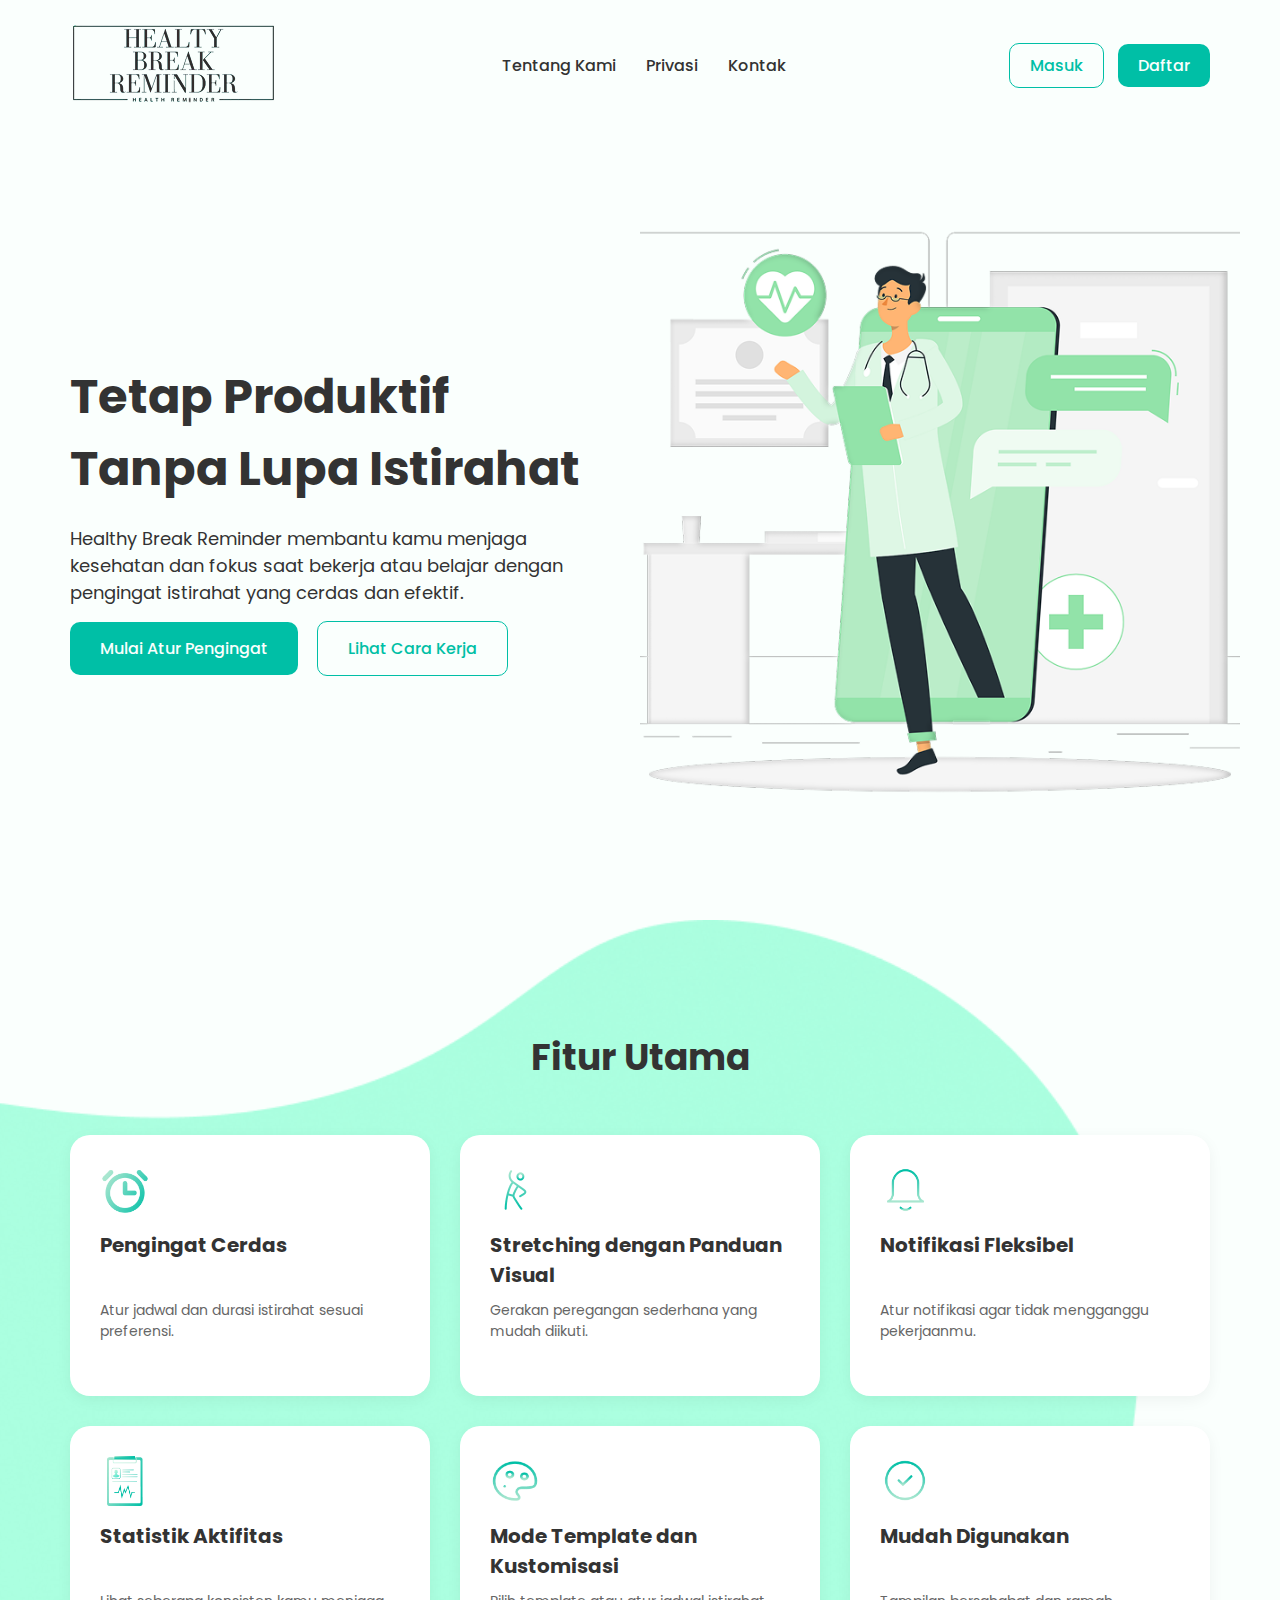
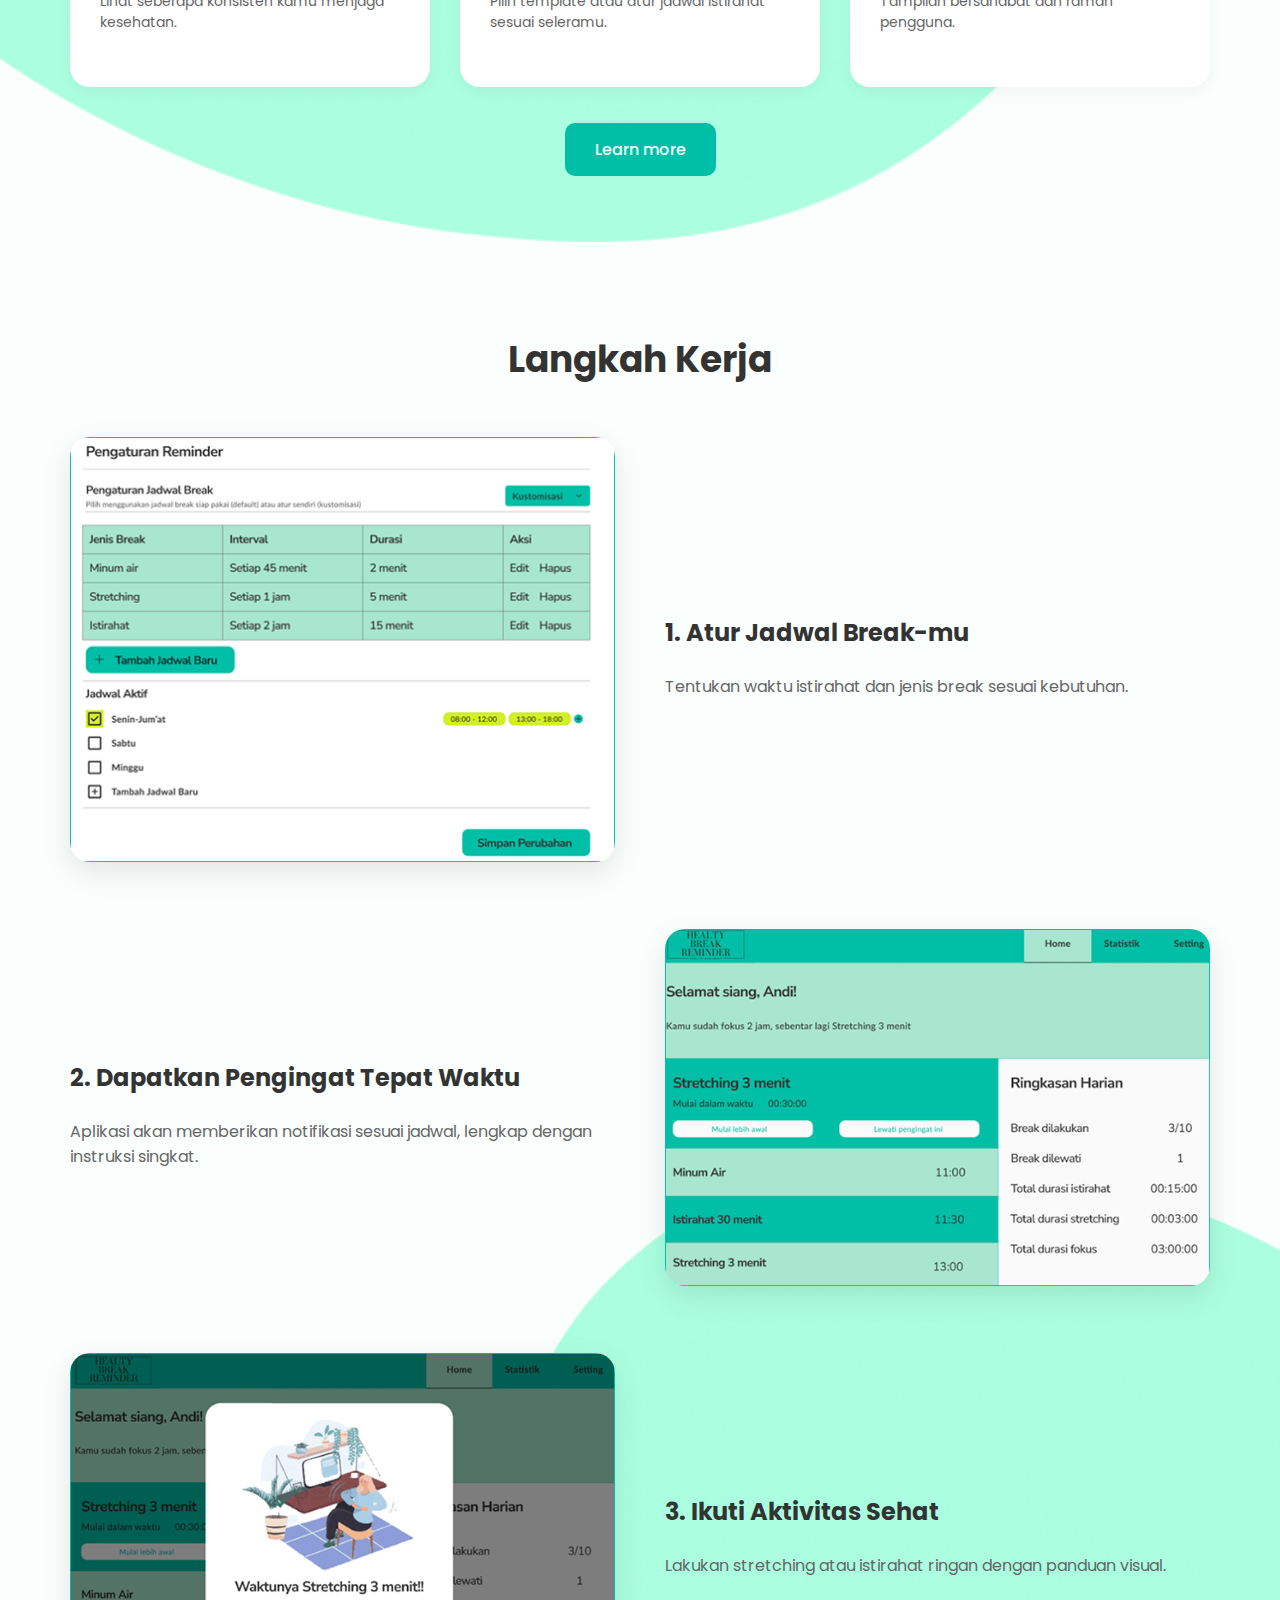
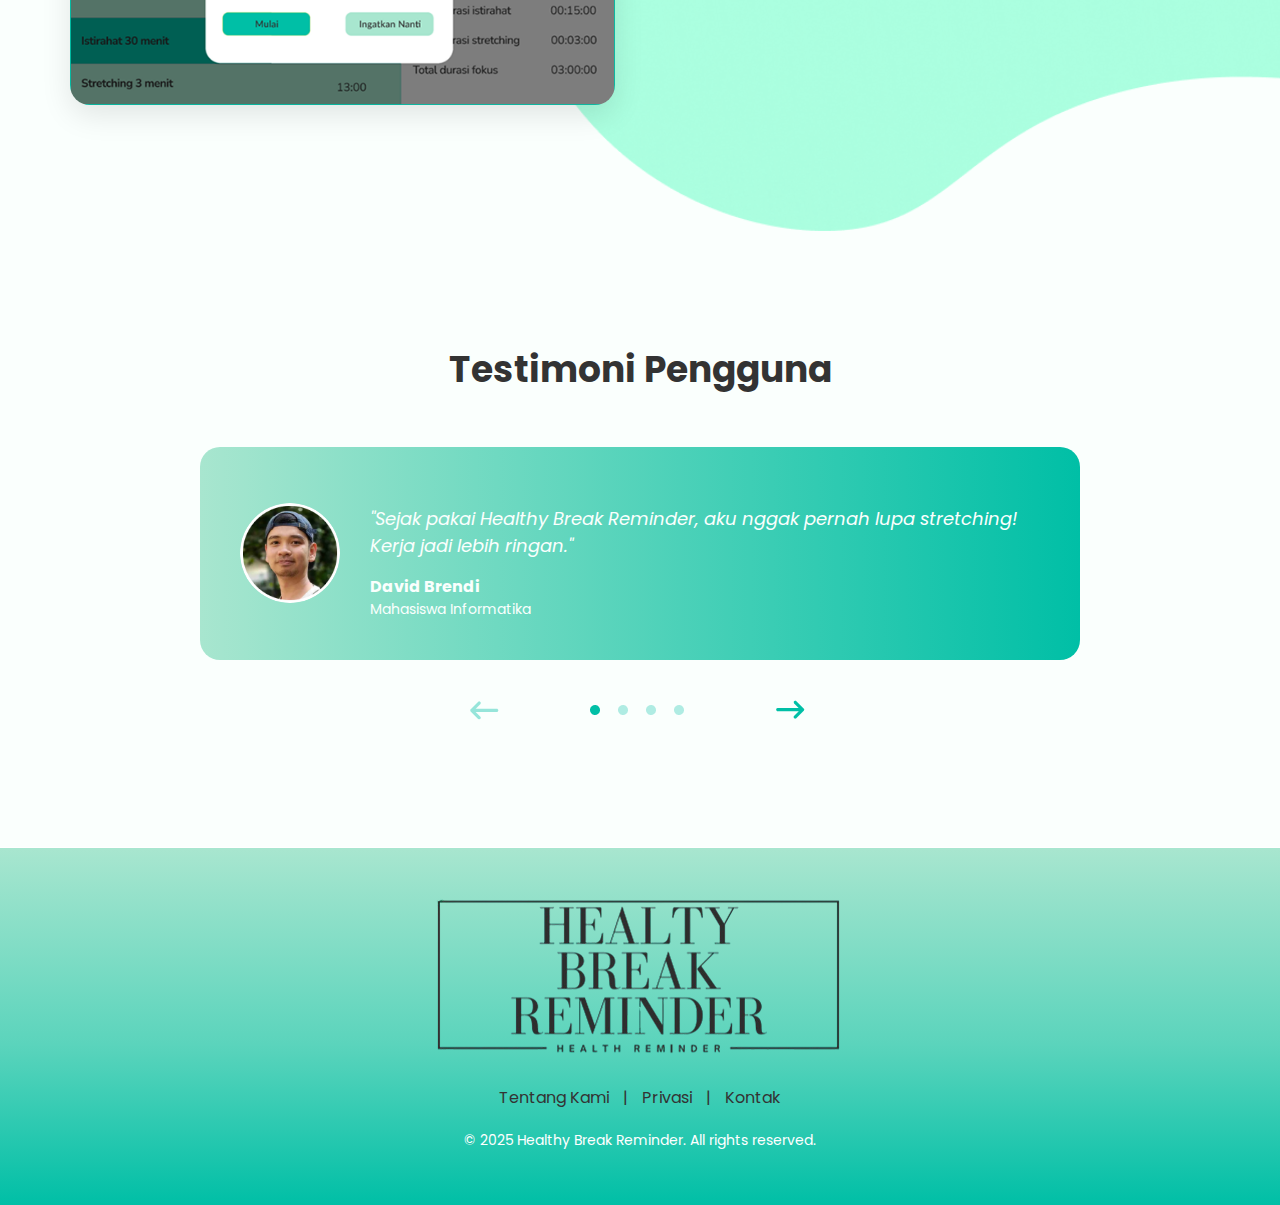
<file: index.html>
<!DOCTYPE html>
<html lang="id">
<head>
    <meta charset="UTF-8">
    <meta name="viewport" content="width=device-width, initial-scale=1.0">
    <title>Healthy Break Reminder</title>
    <link rel="stylesheet" href="index.css">
    <link href="https://fonts.googleapis.com/css2?family=Poppins:wght@400;500;600;700&display=swap" rel="stylesheet">
</head>
<body>
    <header>
        <div class="container">
            <div class="logo">
                <img src="Img/Logo.png" alt="Healthy Break Reminder Logo">
            </div>
            <nav>
                <ul>
                    <li><a href="#">Tentang Kami</a></li>
                    <li><a href="#">Privasi</a></li>
                    <li><a href="#">Kontak</a></li>
                </ul>
            </nav>
            <div class="auth-buttons">
                <a href="#" class="btn-secondary">Masuk</a>
                <a href="#" class="btn-primary">Daftar</a>
            </div>
        </div>
    </header>

    <main>
        <section class="hero">
            <div class="container hero-container">
                <div class="hero-content">
                    <h1>Tetap Produktif Tanpa Lupa Istirahat</h1>
                    <p>Healthy Break Reminder membantu kamu menjaga kesehatan dan fokus saat bekerja atau belajar dengan pengingat istirahat yang cerdas dan efektif.</p>
                    <div class="hero-buttons">
                        <a href="#" class="btn-primary">Mulai Atur Pengingat</a>
                        <a href="#" class="btn-secondary-outline">Lihat Cara Kerja</a>
                    </div>
                </div>
                <div class="hero-image">
            <img src="Img/illustration.png" alt="Ilustrasi Dokter">
        </div>
            </div>
        </section>

        <section class="features">
            <div class="container">
                <h2>Fitur Utama</h2>
                <div class="features-grid">
                    <div class="feature-card">
                        <div class="icon-placeholder icon-1"></div>
                        <h3>Pengingat Cerdas</h3>
                        <p>Atur jadwal dan durasi istirahat sesuai preferensi.</p>
                    </div>
                    <div class="feature-card">
                        <div class="icon-placeholder icon-2"></div>
                        <h3>Stretching dengan Panduan Visual</h3>
                        <p>Gerakan peregangan sederhana yang mudah diikuti.</p>
                    </div>
                    <div class="feature-card">
                        <div class="icon-placeholder icon-3"></div>
                        <h3>Notifikasi Fleksibel</h3>
                        <p>Atur notifikasi agar tidak mengganggu pekerjaanmu.</p>
                    </div>
                    <div class="feature-card">
                        <div class="icon-placeholder icon-4"></div>
                        <h3>Statistik Aktifitas</h3>
                        <p>Lihat seberapa konsisten kamu menjaga kesehatan.</p>
                    </div>
                    <div class="feature-card">
                        <div class="icon-placeholder icon-5"></div>
                        <h3>Mode Template dan Kustomisasi</h3>
                        <p>Pilih template atau atur jadwal istirahat sesuai seleramu.</p>
                    </div>
                    <div class="feature-card">
                        <div class="icon-placeholder icon-6"></div>
                        <h3>Mudah Digunakan</h3>
                        <p>Tampilan bersahabat dan ramah pengguna.</p>
                    </div>
                </div>
                <div class="learn-more">
                    <a href="#" class="btn-primary">Learn more</a>
                </div>
            </div>
        </section>

        <section class="how-it-works">
            <div class="container">
                <h2>Langkah Kerja</h2>
                <div class="step-item">
                    <div class="step-content">
                        <h3>1. Atur Jadwal Break-mu</h3>
                        <p>Tentukan waktu istirahat dan jenis break sesuai kebutuhan.</p>
                    </div>
                    <div class="step-image">
                         <img src="Img/Atur Jadwal.png" alt="Pengaturan Reminder">
                    </div>
                </div>
                <div class="step-item">
                    <div class="step-content">
                        <h3>2. Dapatkan Pengingat Tepat Waktu</h3>
                        <p>Aplikasi akan memberikan notifikasi sesuai jadwal, lengkap dengan instruksi singkat.</p>
                    </div>
                     <div class="step-image">
                        <img src="Img/Pengingat Bsr.png" alt="Notifikasi Stretching">
                    </div>
                </div>
                <div class="step-item">
                    <div class="step-content">
                        <h3>3. Ikuti Aktivitas Sehat</h3>
                        <p>Lakukan stretching atau istirahat ringan dengan panduan visual.</p>
                    </div>
                    <div class="step-image">
                        <img src="Img/Aktivitas.png" alt="Pengaturan Reminder">
                    </div>
                </div>
            </div>
        </section>

        <section class="testimonials">
            <div class="container">
                <h2>Testimoni Pengguna</h2>
                <div class="testimonial-card">
                    <div class="testimonial-content">
                        <img src="Img/Testi.png" alt="David Brendi">
                        <div class="testimonial-text">
                            <p class="quote">"Sejak pakai Healthy Break Reminder, aku nggak pernah lupa stretching! Kerja jadi lebih ringan."</p>
                            <p class="author">David Brendi</p>
                            <p class="title">Mahasiswa Informatika</p>
                        </div>
                </div>
            </div>
            <div class="testimonial-arrow">
                <img src="Img/arrow nav.png">
            </div>
        </section>
    </main>

   <footer>
        <div class="container">
            <div class="footer-logo">
                 <img src="Img/Logo Bsr.png" alt="Healthy Break Reminder Logo">
            </div>
            <div class="footer-links">
                <a href="#">Tentang Kami</a> |
                <a href="#">Privasi</a> |
                <a href="#">Kontak</a>
            </div>
            <p>&copy; 2025 Healthy Break Reminder. All rights reserved.</p>
        </div>
    </footer>
</body>
</html>
</file>
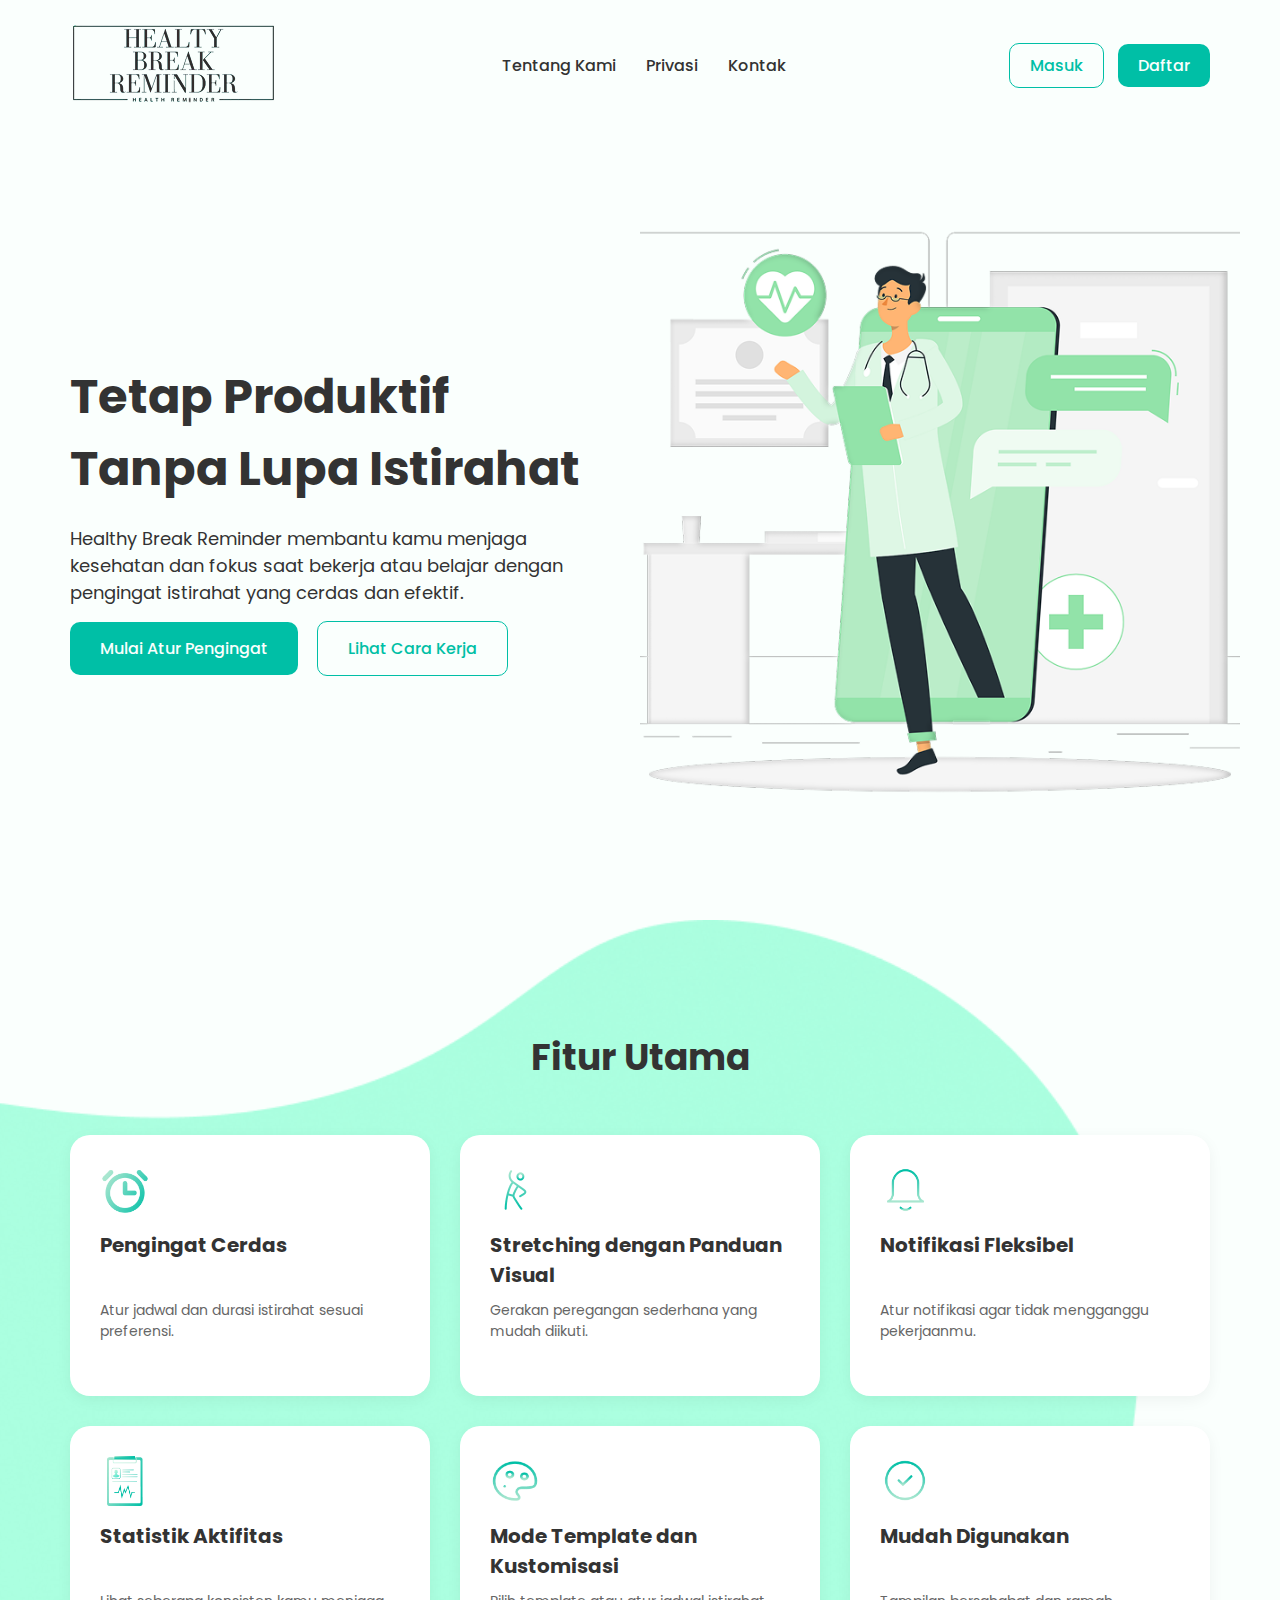
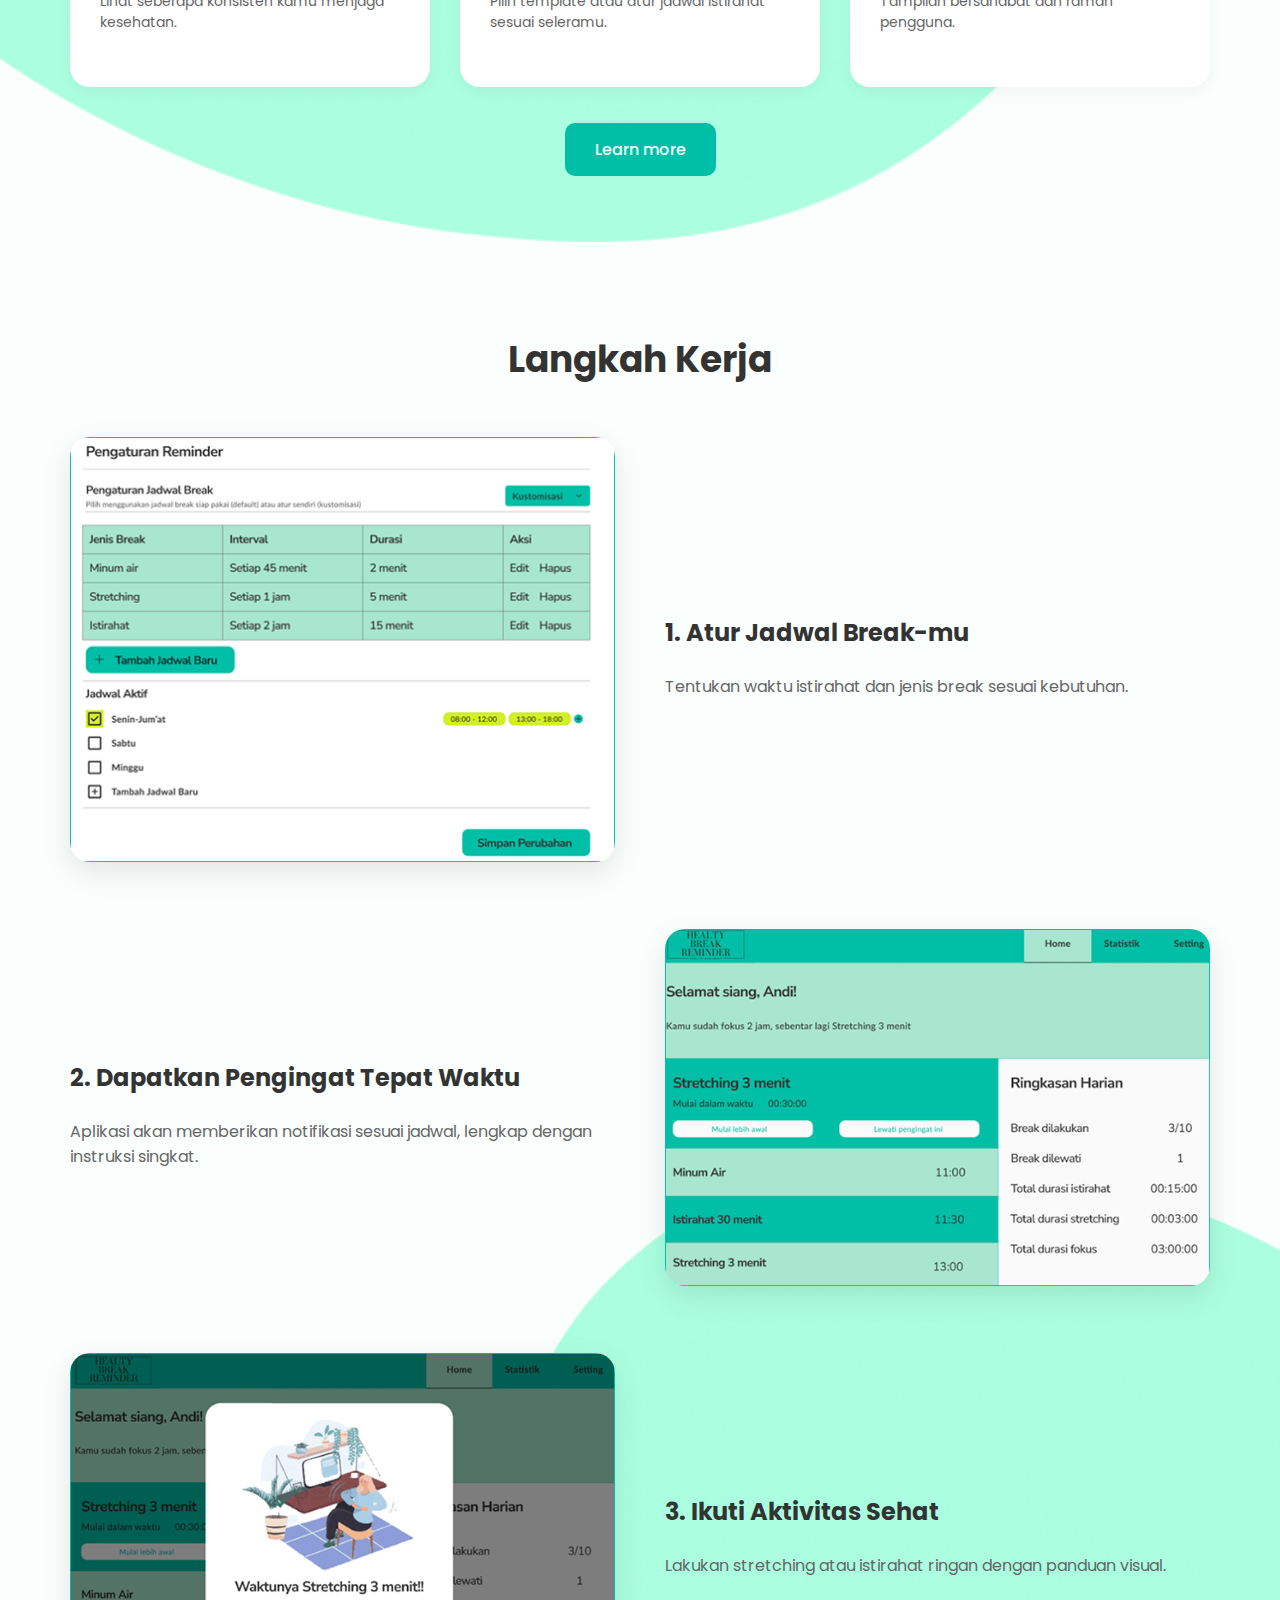
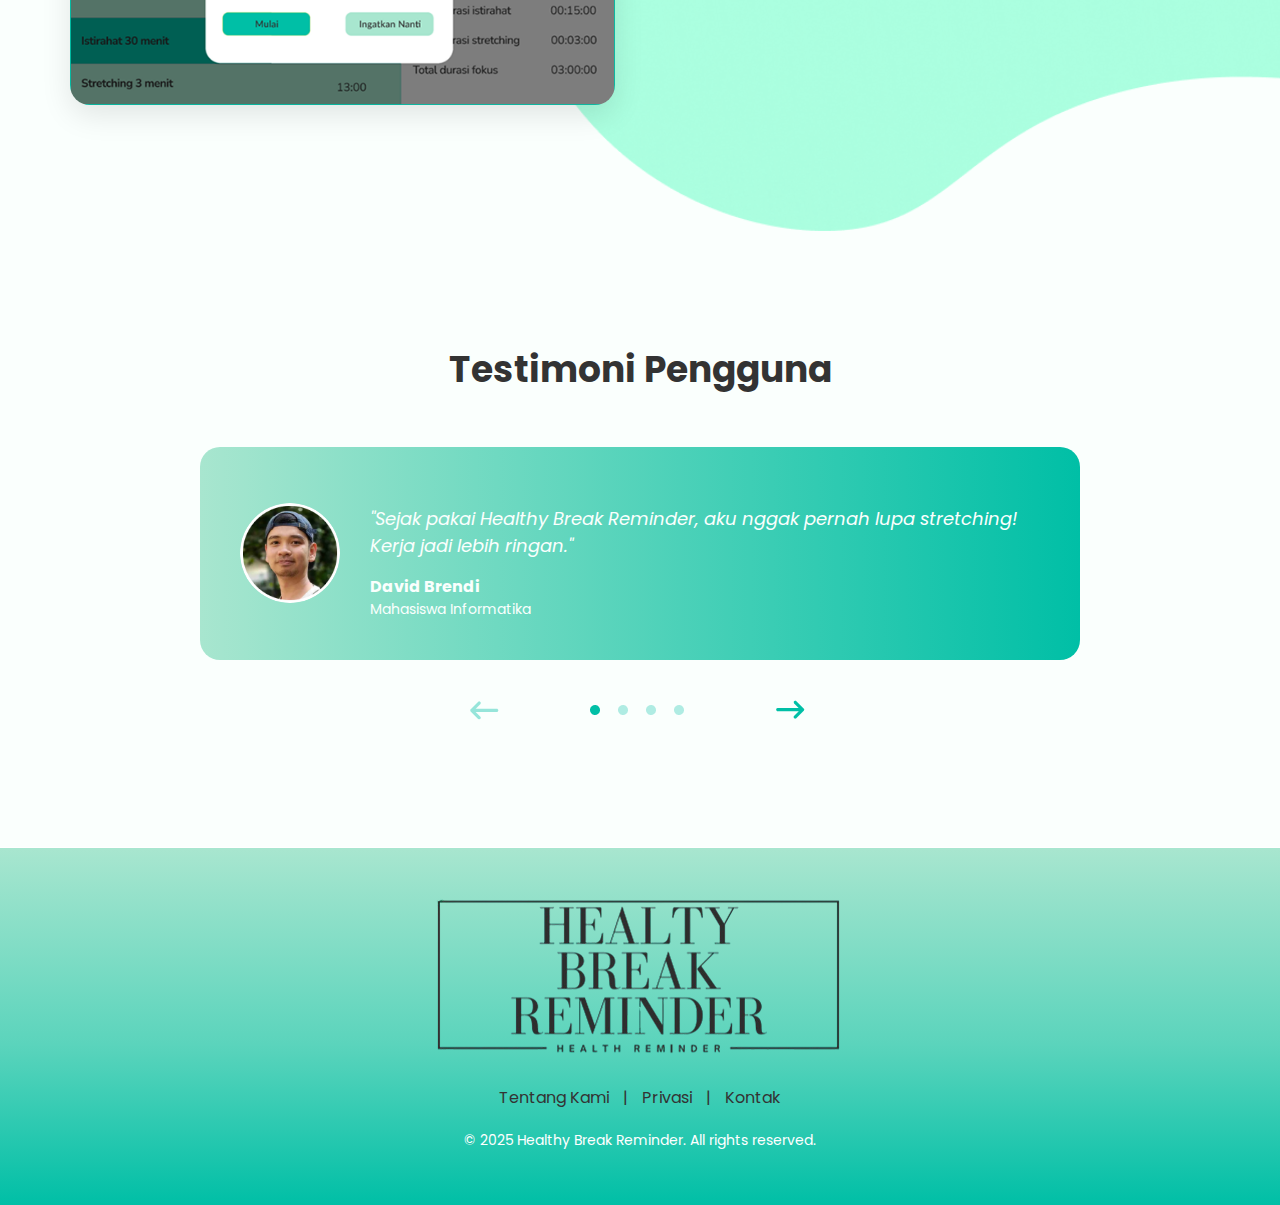
<file: HBR/LandingPage.html>
<!DOCTYPE html>
<html lang="id">
<head>
    <meta charset="UTF-8">
    <meta name="viewport" content="width=device-width, initial-scale=1.0">
    <title>Healthy Break Reminder</title>
    <link rel="stylesheet" href="LandingPage.css">
    <link href="https://fonts.googleapis.com/css2?family=Poppins:wght@400;500;600;700&display=swap" rel="stylesheet">
</head>
<body>
    <header>
        <div class="container">
            <div class="logo">
                <img src="Img/Logo.png" alt="Healthy Break Reminder Logo">
            </div>
            <nav>
                <ul>
                    <li><a href="#">Tentang Kami</a></li>
                    <li><a href="#">Privasi</a></li>
                    <li><a href="#">Kontak</a></li>
                </ul>
            </nav>
            <div class="auth-buttons">
                <a href="#" class="btn-secondary">Masuk</a>
                <a href="#" class="btn-primary">Daftar</a>
            </div>
        </div>
    </header>

    <main>
        <section class="hero">
            <div class="container hero-container">
                <div class="hero-content">
                    <h1>Tetap Produktif Tanpa Lupa Istirahat</h1>
                    <p>Healthy Break Reminder membantu kamu menjaga kesehatan dan fokus saat bekerja atau belajar dengan pengingat istirahat yang cerdas dan efektif.</p>
                    <div class="hero-buttons">
                        <a href="#" class="btn-primary">Mulai Atur Pengingat</a>
                        <a href="#" class="btn-secondary-outline">Lihat Cara Kerja</a>
                    </div>
                </div>
                <div class="hero-image">
            <img src="Img/illustration.png" alt="Ilustrasi Dokter">
        </div>
            </div>
        </section>

        <section class="features">
            <div class="container">
                <h2>Fitur Utama</h2>
                <div class="features-grid">
                    <div class="feature-card">
                        <div class="icon-placeholder icon-1"></div>
                        <h3>Pengingat Cerdas</h3>
                        <p>Atur jadwal dan durasi istirahat sesuai preferensi.</p>
                    </div>
                    <div class="feature-card">
                        <div class="icon-placeholder icon-2"></div>
                        <h3>Stretching dengan Panduan Visual</h3>
                        <p>Gerakan peregangan sederhana yang mudah diikuti.</p>
                    </div>
                    <div class="feature-card">
                        <div class="icon-placeholder icon-3"></div>
                        <h3>Notifikasi Fleksibel</h3>
                        <p>Atur notifikasi agar tidak mengganggu pekerjaanmu.</p>
                    </div>
                    <div class="feature-card">
                        <div class="icon-placeholder icon-4"></div>
                        <h3>Statistik Aktifitas</h3>
                        <p>Lihat seberapa konsisten kamu menjaga kesehatan.</p>
                    </div>
                    <div class="feature-card">
                        <div class="icon-placeholder icon-5"></div>
                        <h3>Mode Template dan Kustomisasi</h3>
                        <p>Pilih template atau atur jadwal istirahat sesuai seleramu.</p>
                    </div>
                    <div class="feature-card">
                        <div class="icon-placeholder icon-6"></div>
                        <h3>Mudah Digunakan</h3>
                        <p>Tampilan bersahabat dan ramah pengguna.</p>
                    </div>
                </div>
                <div class="learn-more">
                    <a href="#" class="btn-primary">Learn more</a>
                </div>
            </div>
        </section>

        <section class="how-it-works">
            <div class="container">
                <h2>Langkah Kerja</h2>
                <div class="step-item">
                    <div class="step-content">
                        <h3>1. Atur Jadwal Break-mu</h3>
                        <p>Tentukan waktu istirahat dan jenis break sesuai kebutuhan.</p>
                    </div>
                    <div class="step-image">
                         <img src="Img/Atur Jadwal.png" alt="Pengaturan Reminder">
                    </div>
                </div>
                <div class="step-item">
                    <div class="step-content">
                        <h3>2. Dapatkan Pengingat Tepat Waktu</h3>
                        <p>Aplikasi akan memberikan notifikasi sesuai jadwal, lengkap dengan instruksi singkat.</p>
                    </div>
                     <div class="step-image">
                        <img src="Img/Pengingat Bsr.png" alt="Notifikasi Stretching">
                    </div>
                </div>
                <div class="step-item">
                    <div class="step-content">
                        <h3>3. Ikuti Aktivitas Sehat</h3>
                        <p>Lakukan stretching atau istirahat ringan dengan panduan visual.</p>
                    </div>
                    <div class="step-image">
                        <img src="Img/Aktivitas.png" alt="Pengaturan Reminder">
                    </div>
                </div>
            </div>
        </section>

        <section class="testimonials">
            <div class="container">
                <h2>Testimoni Pengguna</h2>
                <div class="testimonial-card">
                    <div class="testimonial-content">
                        <img src="Img/Testi.png" alt="David Brendi">
                        <div class="testimonial-text">
                            <p class="quote">"Sejak pakai Healthy Break Reminder, aku nggak pernah lupa stretching! Kerja jadi lebih ringan."</p>
                            <p class="author">David Brendi</p>
                            <p class="title">Mahasiswa Informatika</p>
                        </div>
                </div>
            </div>
            <div class="testimonial-arrow">
                <img src="Img/arrow nav.png">
            </div>
        </section>
    </main>

   <footer>
        <div class="container">
            <div class="footer-logo">
                 <img src="Img/Logo Bsr.png" alt="Healthy Break Reminder Logo">
            </div>
            <div class="footer-links">
                <a href="#">Tentang Kami</a> |
                <a href="#">Privasi</a> |
                <a href="#">Kontak</a>
            </div>
            <p>&copy; 2025 Healthy Break Reminder. All rights reserved.</p>
        </div>
    </footer>
</body>
</html>
</file>
<file: index.css>
:root {
        --primary-color: #00BFA6;
        --secondary-color: #A8E6CF;
        --text-color: #333;
        --white-color: #FAFFFD;
        --border-radius: 20px;
        --container-width: 1140px;
    }

    body {
        font-family: 'Poppins', sans-serif;
        margin: 0;
        color: var(--text-color);
        background-color: var(--white-color);
    }

    .container {
        max-width: var(--container-width);
        margin: 0 auto;
        padding: 0 20px;
    }

    /* Header */
    header {
        background-color: var(--white-color);
        padding: 20px 0;
    }

    header .container {
        display: flex;
        justify-content: space-between;
        align-items: center;
    }

    .logo {
        font-weight: 700;
        font-size: 16px;
        line-height: 1.2;
    }

    .logo span {
        display: block;
    }

    nav ul {
        list-style: none;
        margin: 0;
        padding: 0;
        display: flex;
        gap: 30px;
    }

    nav a {
        text-decoration: none;
        color: var(--text-color);
        font-weight: 500;
    }

    .auth-buttons .btn-secondary {
        background-color: transparent;
        border: 1px solid var(--primary-color);
        color: var(--primary-color);
        padding: 10px 20px;
        margin-right: 10px;
        border-radius: 10px;
        text-decoration: none;
        font-weight: 500;
    }

    .auth-buttons .btn-primary {
        background-color: var(--primary-color);
        color: var(--white-color);
        padding: 10px 20px;
        border-radius: 10px;
        text-decoration: none;
        font-weight: 500;
    }

    /* Hero Section */
.hero {
    background-color: var(--white-color);
    padding: 20px 0;
    position: relative;
    overflow: hidden; 
}

    .hero-container {
        display: flex;
        justify-content: space-between; 
        align-items: center;
        gap: 40px;
    }

    .hero-content {
        flex: 1; 
        text-align: left;
        max-width: 50%; 
        padding-bottom: 60px;
    }

    .hero-image {
        flex: none; 
        width: 50%; 
        text-align: right; 
    }

    .hero-image img {
        max-width: 100%; 
        height: auto;
        display: block; 
        max-width: 600px; 
    }

    .hero h1 {
        font-size: 48px;
        margin-bottom: 20px;
    }

    .hero p {
        font-size: 18px;    
        max-width: 600px;
        margin: 0 0 30px; 
    }

    .hero-buttons .btn-primary {
        background-color: var(--primary-color);
        color: var(--white-color);
        padding: 15px 30px;
        border-radius: 10px;
        text-decoration: none;
        font-weight: 500;
        margin-right: 15px;
    }

    .hero-buttons .btn-secondary-outline {
        background-color: transparent;
        border: 1px solid var(--primary-color);
        color: var(--primary-color);
        padding: 15px 30px;
        border-radius: 10px;
        text-decoration: none;
        font-weight: 500;
    }

    /* Features Section */
    .features {
        padding: 80px 0;
        text-align: center;
        position: relative;
        background-image: url('Img/Vector\ bawah.png');
        background-repeat: no-repeat;
        background-position: top left; 
        background-size: contain;
        background-color: var(--white-color);
    }

    .features h2 {
        font-size: 36px;
        margin-bottom: 50px;
    }

    .features-grid {
        display: grid;
        grid-template-columns: repeat(3, 1fr);
        gap: 30px;
    }

    .feature-card {
        background-color: #FFFFFF; 
        padding: 30px;
        border-radius: var(--border-radius);
        box-shadow: 0 4px 15px rgba(0,0,0,0.05);
        text-align: left;
    }

    .feature-card h3 {
        margin-top: 15px;
        font-size: 20px;
        height: 25%;
    }

    .feature-card p {
        font-size: 14px;
        color: #666;
    }

    /* --- Placeholder Ikon --- */
    .icon-placeholder {
        width: 50px;  
        height: 50px; 
        background-color: transparent; 
        background-size: contain;
        background-position: center;
        background-repeat: no-repeat;
    }

    /* Ikon 6 biji*/
    .icon-1 { background-image: url('Img/Pengingat.png'); }
    .icon-2 { background-image: url('Img/Stretching.png'); }
    .icon-3 { background-image: url('Img/Notif.png'); }
    .icon-4 { background-image: url('Img/Stats.png'); }
    .icon-5 { background-image: url('Img/Mode.png'); }
    .icon-6 { background-image: url('Img/Mudah.png'); }


    .learn-more {
        margin-top: 50px;
    }

    .learn-more .btn-primary {
        background-color: var(--primary-color);
        color: var(--white-color);
        padding: 15px 30px;
        border-radius: 10px;
        text-decoration: none;
        font-weight: 500;
    }

    /* Cara Kerja Section */
    .how-it-works {
        padding: 60px 0px;
        text-align: center;
        position: relative;
        background-repeat: no-repeat;
        background-image: url('Img/Vector\ Atas.png'); 
        background-position: bottom right;
        background-size: cover;
        background-size: 60%;
    }


    .how-it-works h2 {
        font-size: 36px;
        margin-bottom: 50px;
    }

    .step-item {
        display: flex;
        justify-content: space-between;
        align-items: center;
        gap: 50px;
        margin-bottom: 60px; 
        text-align: left;
    }

    /* Setting layout Selang-Seling */
    .step-item:nth-child(even) {
        flex-direction: row-reverse;
    }

    .step-content {
        flex: 1;
    }

    .step-content h3 {
        font-size: 24px;
    }

    .step-content p {
        color: #666;
    }

    .step-image {
        flex: 1;
    }

    .step-image img {
        max-width: 100%;
        border-radius: var(--border-radius);
        box-shadow: 0 10px 30px rgba(0,0,0,0.1);
    }

    /* Testimonials Section */
    .testimonials {
        padding: 80px 0;
        background-color: var(--white-color);
    }

    .testimonials h2 {
        text-align: center;
        font-size: 36px;
        margin-bottom: 50px;
    }

    .testimonial-card {
        background: linear-gradient(90deg, var(--secondary-color)0%, #3ACDB4 65%, var(--primary-color)100%);
        color: var(--white-color);
        border-radius: var(--border-radius);
        padding: 40px;
        max-width: 800px;
        margin: 0 auto;
        position: relative;
        background-repeat: no-repeat;
        background-position: center;
        background-size: cover;
    }

    .testimonial-content {
        display: flex;
        align-items: center;
        gap: 30px;
    }

    .testimonial-content img {
        width: 100px;
        height: 100px;
        border-radius: 50%;
    }

    .testimonial-text .quote {
        font-size: 18px;
        font-style: italic;
        margin-bottom: 15px;
    }

    .testimonial-text .author {
        font-weight: 700;
        margin: 0;
    }

    .testimonial-text .title {
        font-size: 14px;
        margin: 0;
    }

    .testimonial-arrow {
        padding: 40px 0px;
        width: 30%;
        margin: 0 auto;
    }

    /* Footer */
    footer {
        padding: 40px 0;
        text-align: center;
        border-top: 1px solid #ffffff;
        position: relative;
        background: linear-gradient(0deg, var(--primary-color)0%, #5BD4BC 45%, var(--secondary-color)100%);
        background-repeat: no-repeat;
        background-position: bottom center;
        background-size: cover;
    }

    .footer-logo {
        font-weight: 700;
        font-size: 16px;
        line-height: 1.2;
        margin-bottom: 20px;
    }

    .footer-logo span {
        display: block;
    }

    .footer-links {
        margin-bottom: 20px;
    }

    .footer-links a {
        text-decoration: none;
        color: var(--text-color);
        margin: 0 10px;
    }

    footer p {
        font-size: 14px;
        color: #ffffff;
    }
</file>
<file: HBR/LandingPage.css>
:root {
        --primary-color: #00BFA6;
        --secondary-color: #A8E6CF;
        --text-color: #333;
        --white-color: #FAFFFD;
        --border-radius: 20px;
        --container-width: 1140px;
    }

    body {
        font-family: 'Poppins', sans-serif;
        margin: 0;
        color: var(--text-color);
        background-color: var(--white-color);
    }

    .container {
        max-width: var(--container-width);
        margin: 0 auto;
        padding: 0 20px;
    }

    /* Header */
    header {
        background-color: var(--white-color);
        padding: 20px 0;
    }

    header .container {
        display: flex;
        justify-content: space-between;
        align-items: center;
    }

    .logo {
        font-weight: 700;
        font-size: 16px;
        line-height: 1.2;
    }

    .logo span {
        display: block;
    }

    nav ul {
        list-style: none;
        margin: 0;
        padding: 0;
        display: flex;
        gap: 30px;
    }

    nav a {
        text-decoration: none;
        color: var(--text-color);
        font-weight: 500;
    }

    .auth-buttons .btn-secondary {
        background-color: transparent;
        border: 1px solid var(--primary-color);
        color: var(--primary-color);
        padding: 10px 20px;
        margin-right: 10px;
        border-radius: 10px;
        text-decoration: none;
        font-weight: 500;
    }

    .auth-buttons .btn-primary {
        background-color: var(--primary-color);
        color: var(--white-color);
        padding: 10px 20px;
        border-radius: 10px;
        text-decoration: none;
        font-weight: 500;
    }

    /* Hero Section */
.hero {
    background-color: var(--white-color);
    padding: 20px 0;
    position: relative;
    overflow: hidden; 
}

    .hero-container {
        display: flex;
        justify-content: space-between; 
        align-items: center;
        gap: 40px;
    }

    .hero-content {
        flex: 1; 
        text-align: left;
        max-width: 50%; 
        padding-bottom: 60px;
    }

    .hero-image {
        flex: none; 
        width: 50%; 
        text-align: right; 
    }

    .hero-image img {
        max-width: 100%; 
        height: auto;
        display: block; 
        max-width: 600px; 
    }

    .hero h1 {
        font-size: 48px;
        margin-bottom: 20px;
    }

    .hero p {
        font-size: 18px;    
        max-width: 600px;
        margin: 0 0 30px; 
    }

    .hero-buttons .btn-primary {
        background-color: var(--primary-color);
        color: var(--white-color);
        padding: 15px 30px;
        border-radius: 10px;
        text-decoration: none;
        font-weight: 500;
        margin-right: 15px;
    }

    .hero-buttons .btn-secondary-outline {
        background-color: transparent;
        border: 1px solid var(--primary-color);
        color: var(--primary-color);
        padding: 15px 30px;
        border-radius: 10px;
        text-decoration: none;
        font-weight: 500;
    }

    /* Features Section */
    .features {
        padding: 80px 0;
        text-align: center;
        position: relative;
        background-image: url('Img/Vector\ bawah.png');
        background-repeat: no-repeat;
        background-position: top left; 
        background-size: contain;
        background-color: var(--white-color);
    }

    .features h2 {
        font-size: 36px;
        margin-bottom: 50px;
    }

    .features-grid {
        display: grid;
        grid-template-columns: repeat(3, 1fr);
        gap: 30px;
    }

    .feature-card {
        background-color: #FFFFFF; 
        padding: 30px;
        border-radius: var(--border-radius);
        box-shadow: 0 4px 15px rgba(0,0,0,0.05);
        text-align: left;
    }

    .feature-card h3 {
        margin-top: 15px;
        font-size: 20px;
        height: 25%;
    }

    .feature-card p {
        font-size: 14px;
        color: #666;
    }

    /* --- Placeholder Ikon --- */
    .icon-placeholder {
        width: 50px;  
        height: 50px; 
        background-color: transparent; 
        background-size: contain;
        background-position: center;
        background-repeat: no-repeat;
    }

    /* Ikon 6 biji*/
    .icon-1 { background-image: url('Img/Pengingat.png'); }
    .icon-2 { background-image: url('Img/Stretching.png'); }
    .icon-3 { background-image: url('Img/Notif.png'); }
    .icon-4 { background-image: url('Img/Stats.png'); }
    .icon-5 { background-image: url('Img/Mode.png'); }
    .icon-6 { background-image: url('Img/Mudah.png'); }


    .learn-more {
        margin-top: 50px;
    }

    .learn-more .btn-primary {
        background-color: var(--primary-color);
        color: var(--white-color);
        padding: 15px 30px;
        border-radius: 10px;
        text-decoration: none;
        font-weight: 500;
    }

    /* Cara Kerja Section */
    .how-it-works {
        padding: 60px 0px;
        text-align: center;
        position: relative;
        background-repeat: no-repeat;
        background-image: url('Img/Vector\ Atas.png'); 
        background-position: bottom right;
        background-size: cover;
        background-size: 60%;
    }


    .how-it-works h2 {
        font-size: 36px;
        margin-bottom: 50px;
    }

    .step-item {
        display: flex;
        justify-content: space-between;
        align-items: center;
        gap: 50px;
        margin-bottom: 60px; 
        text-align: left;
    }

    /* Setting layout Selang-Seling */
    .step-item:nth-child(even) {
        flex-direction: row-reverse;
    }

    .step-content {
        flex: 1;
    }

    .step-content h3 {
        font-size: 24px;
    }

    .step-content p {
        color: #666;
    }

    .step-image {
        flex: 1;
    }

    .step-image img {
        max-width: 100%;
        border-radius: var(--border-radius);
        box-shadow: 0 10px 30px rgba(0,0,0,0.1);
    }

    /* Testimonials Section */
    .testimonials {
        padding: 80px 0;
        background-color: var(--white-color);
    }

    .testimonials h2 {
        text-align: center;
        font-size: 36px;
        margin-bottom: 50px;
    }

    .testimonial-card {
        background: linear-gradient(90deg, var(--secondary-color)0%, #3ACDB4 65%, var(--primary-color)100%);
        color: var(--white-color);
        border-radius: var(--border-radius);
        padding: 40px;
        max-width: 800px;
        margin: 0 auto;
        position: relative;
        background-repeat: no-repeat;
        background-position: center;
        background-size: cover;
    }

    .testimonial-content {
        display: flex;
        align-items: center;
        gap: 30px;
    }

    .testimonial-content img {
        width: 100px;
        height: 100px;
        border-radius: 50%;
    }

    .testimonial-text .quote {
        font-size: 18px;
        font-style: italic;
        margin-bottom: 15px;
    }

    .testimonial-text .author {
        font-weight: 700;
        margin: 0;
    }

    .testimonial-text .title {
        font-size: 14px;
        margin: 0;
    }

    .testimonial-arrow {
        padding: 40px 0px;
        width: 30%;
        margin: 0 auto;
    }

    /* Footer */
    footer {
        padding: 40px 0;
        text-align: center;
        border-top: 1px solid #ffffff;
        position: relative;
        background: linear-gradient(0deg, var(--primary-color)0%, #5BD4BC 45%, var(--secondary-color)100%);
        background-repeat: no-repeat;
        background-position: bottom center;
        background-size: cover;
    }

    .footer-logo {
        font-weight: 700;
        font-size: 16px;
        line-height: 1.2;
        margin-bottom: 20px;
    }

    .footer-logo span {
        display: block;
    }

    .footer-links {
        margin-bottom: 20px;
    }

    .footer-links a {
        text-decoration: none;
        color: var(--text-color);
        margin: 0 10px;
    }

    footer p {
        font-size: 14px;
        color: #ffffff;
    }
</file>
